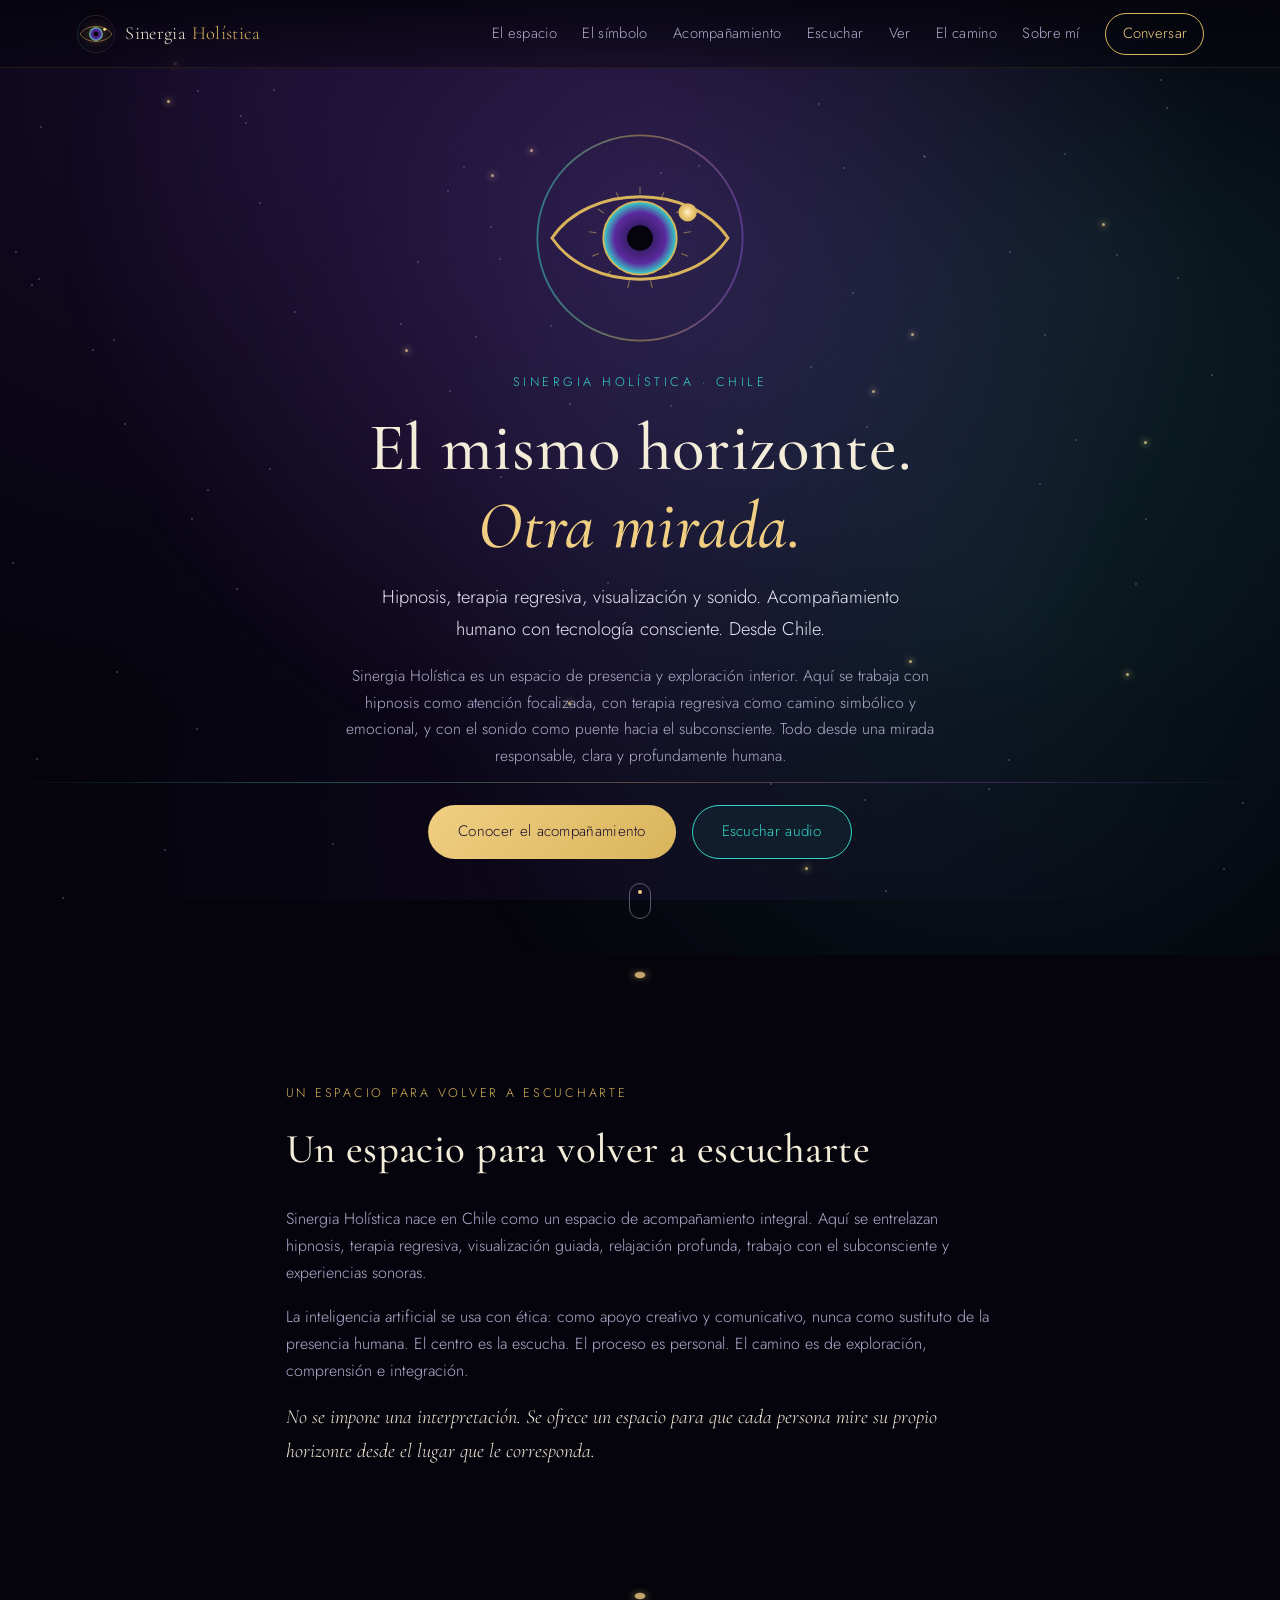
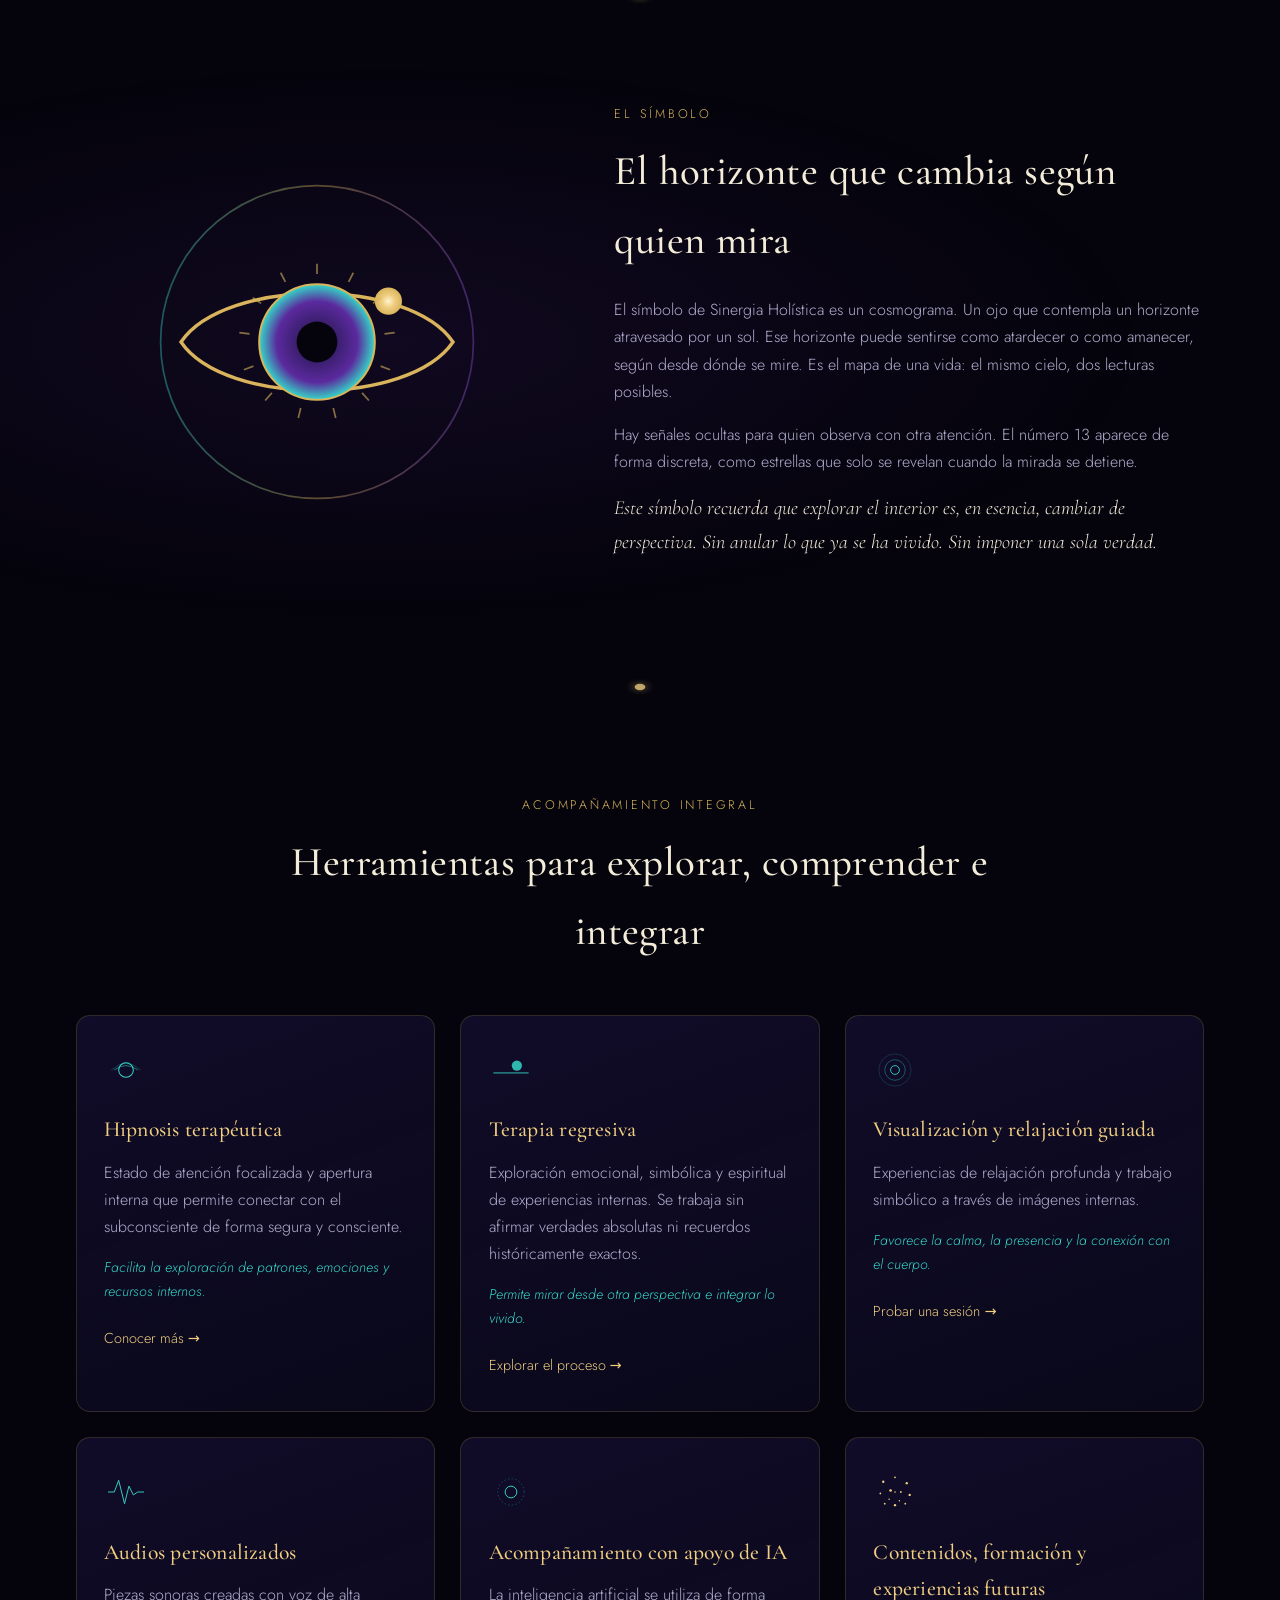
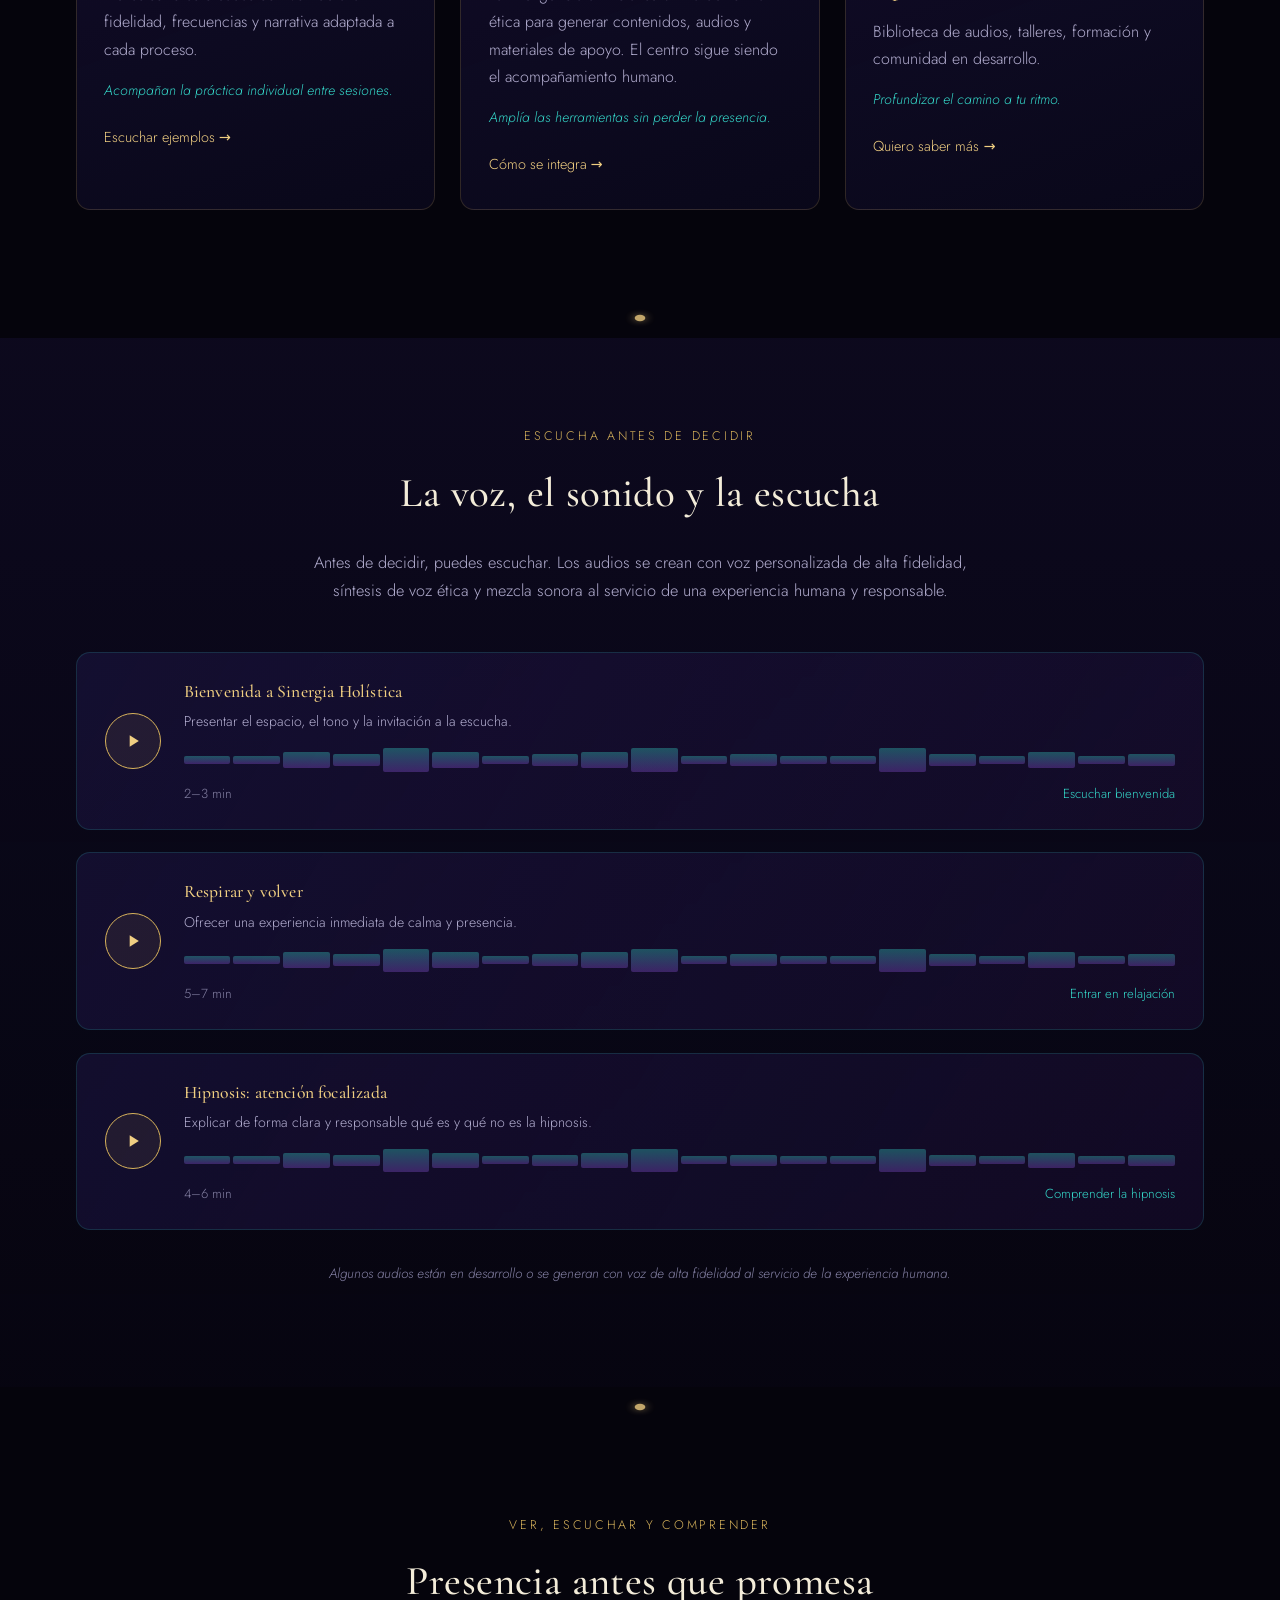
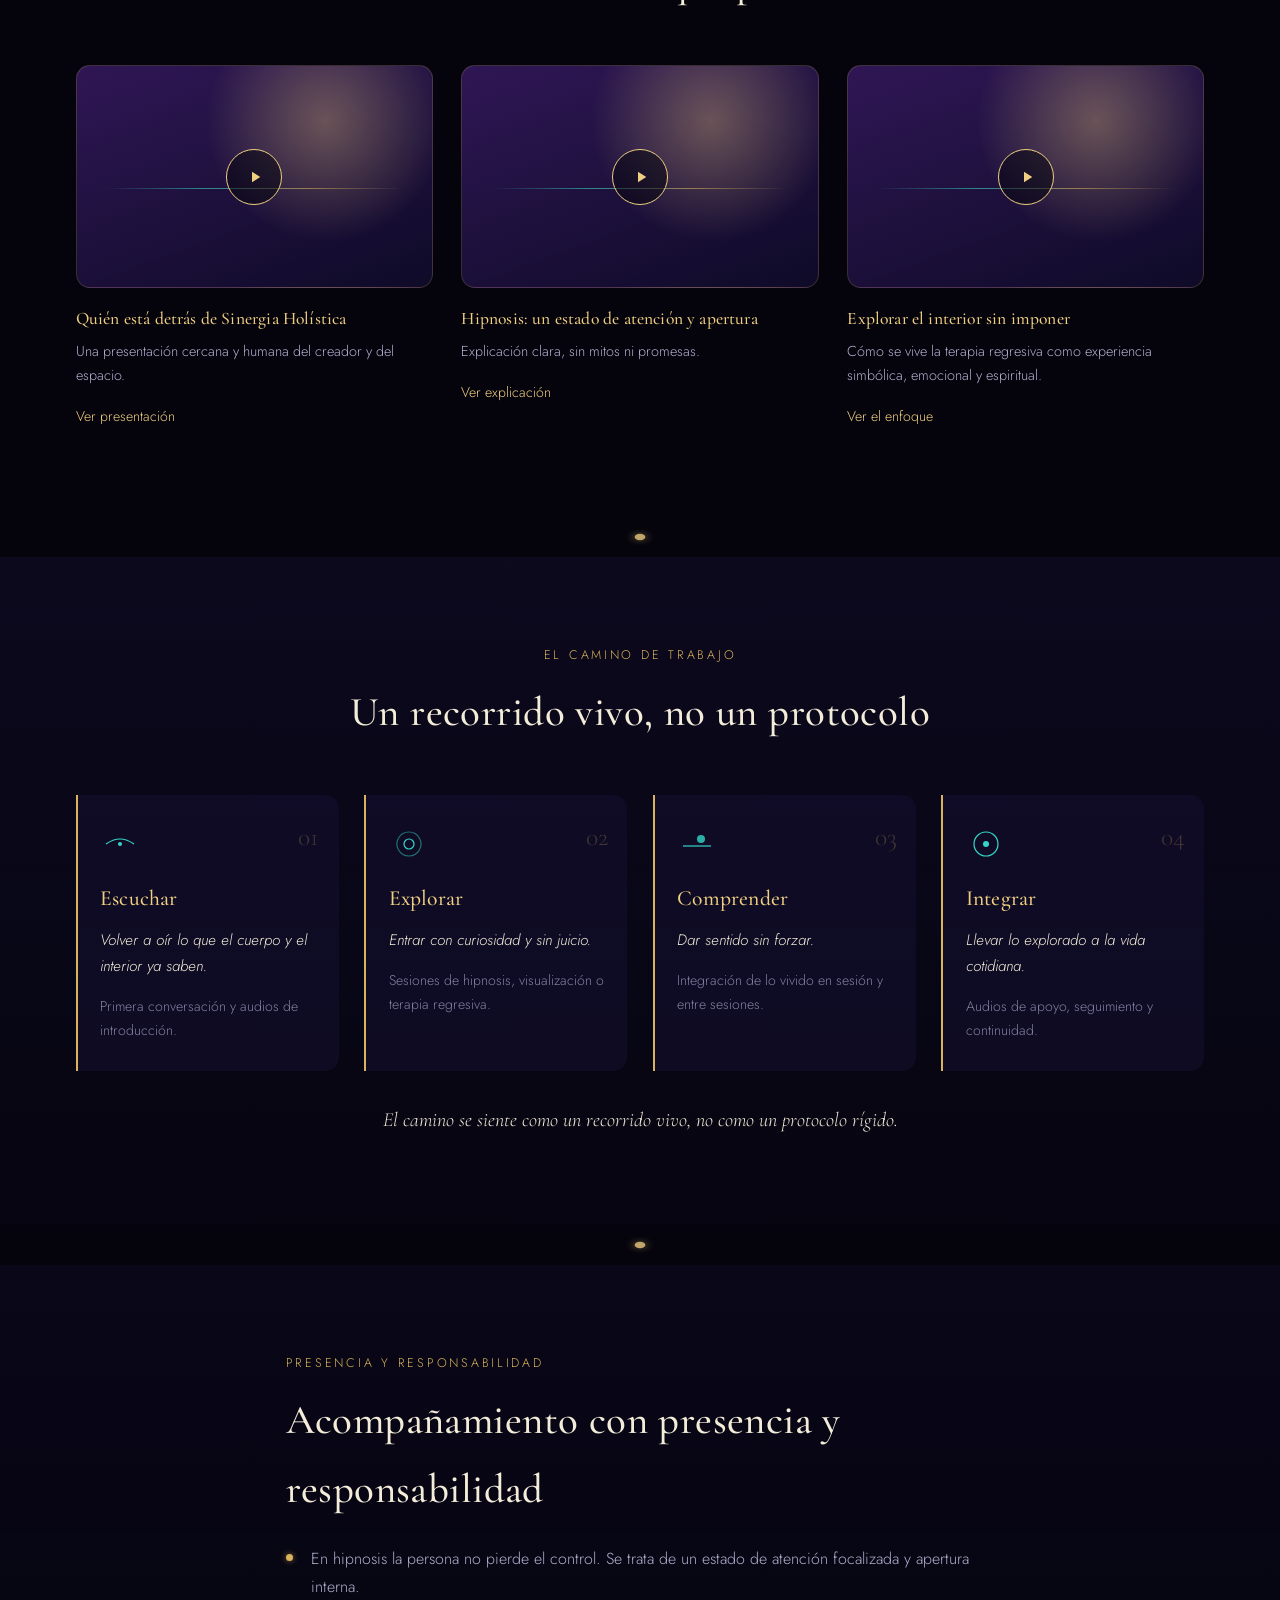
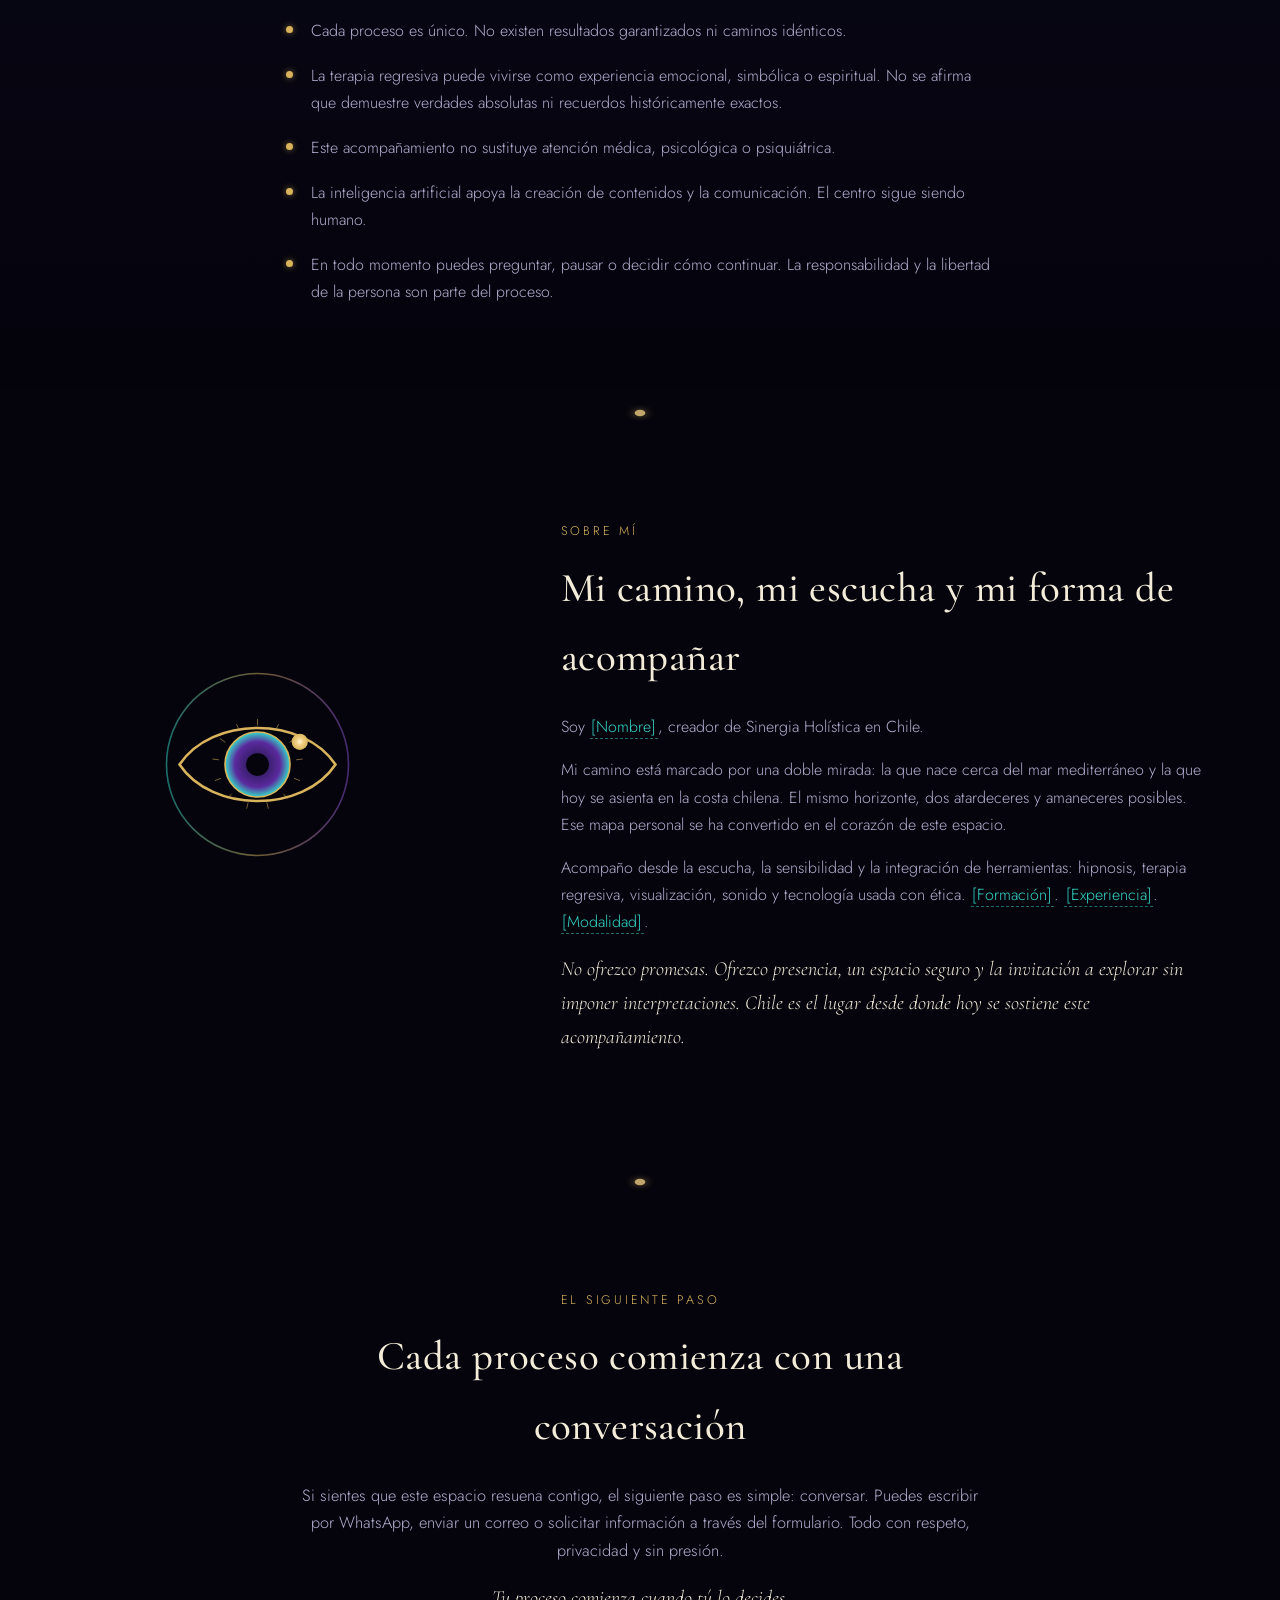
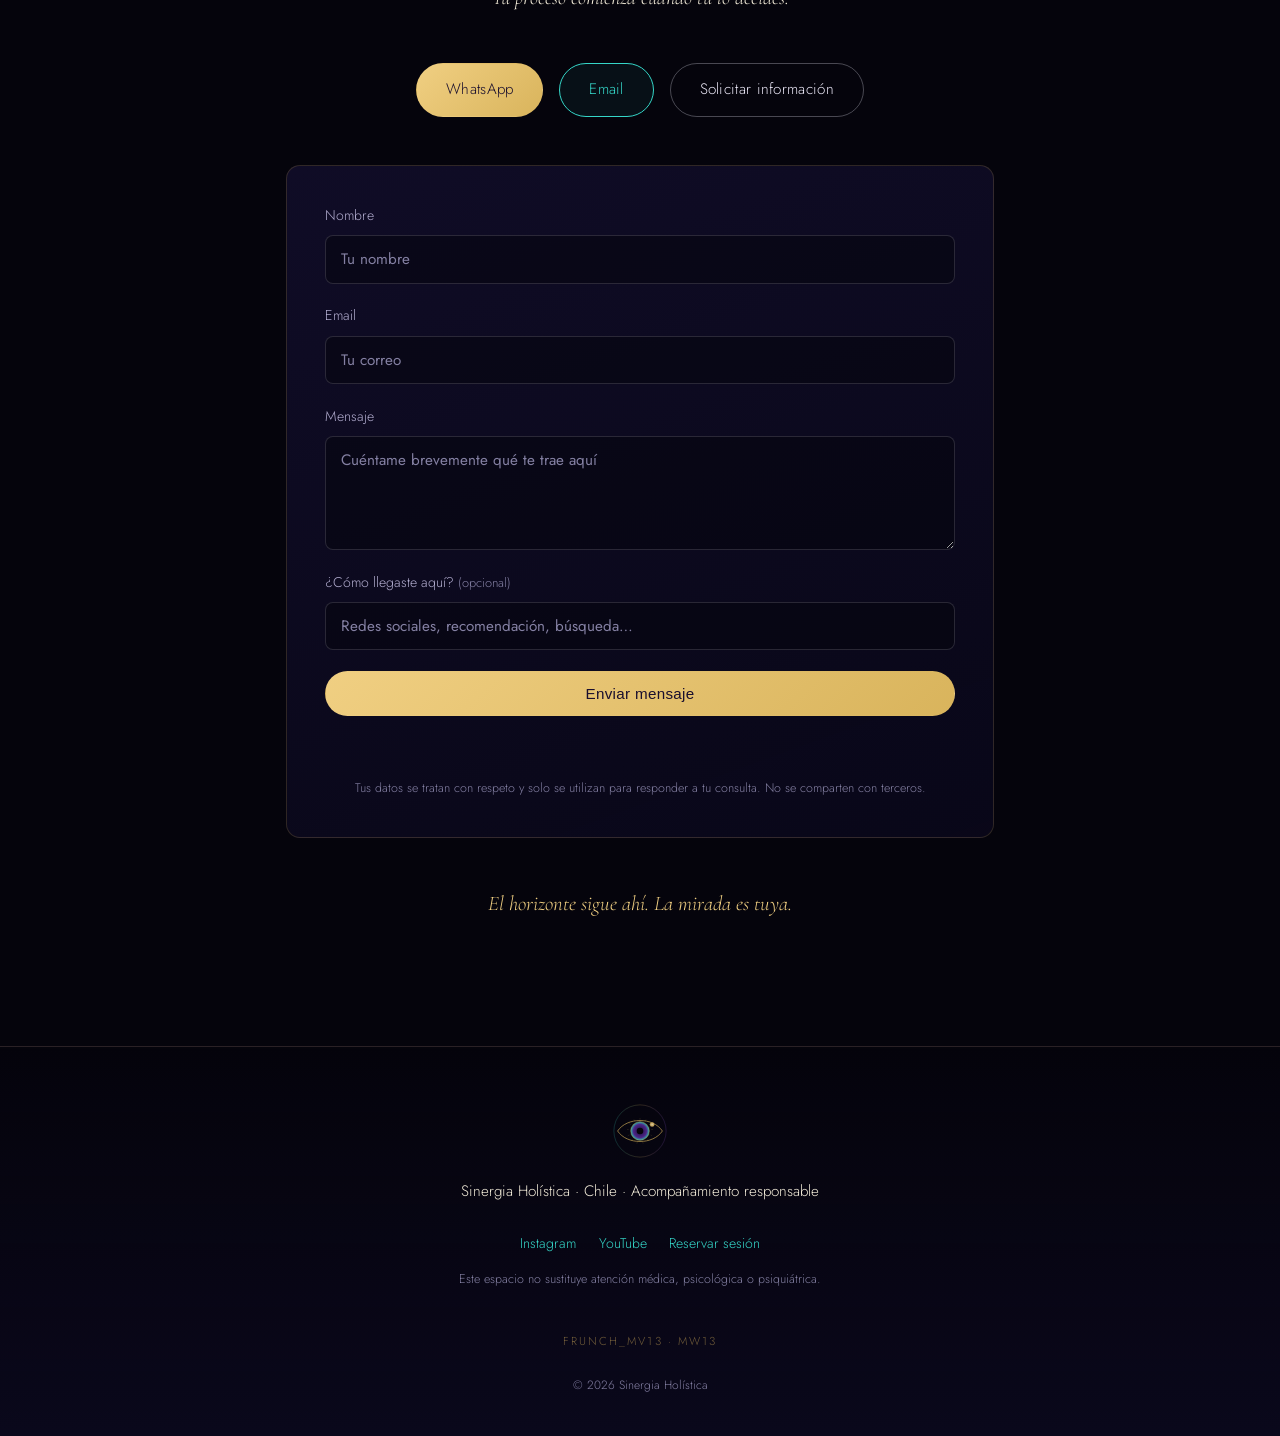
<file: index.html>
<!DOCTYPE html>
<html lang="es-CL">
<head>
<meta charset="UTF-8">
<meta name="viewport" content="width=device-width, initial-scale=1.0">
<title>Sinergia Holística | Hipnosis, Terapia Regresiva y Acompañamiento en Chile</title>
<meta name="description" content="Espacio de hipnosis, terapia regresiva, visualización y sonido con acompañamiento humano y tecnología consciente. Explora tu mundo interior con presencia y responsabilidad.">
<meta name="keywords" content="hipnosis en Chile, hipnoterapia online, terapia regresiva, terapia regresiva online, visualización guiada, audios de relajación, acompañamiento holístico, hipnosis y subconsciente, terapia regresiva simbólica, acompañamiento con IA ética, relajación profunda Chile">
<meta name="author" content="Sinergia Holística">

<meta property="og:type" content="website">
<meta property="og:title" content="Sinergia Holística | El mismo horizonte. Otra mirada.">
<meta property="og:description" content="El mismo horizonte puede ser amanecer o atardecer. Espacio de hipnosis, terapia regresiva y escucha profunda desde Chile.">
<meta property="og:locale" content="es_CL">

<meta name="theme-color" content="#05040c">
<link rel="icon" href="data:image/svg+xml,%3Csvg xmlns='http://www.w3.org/2000/svg' viewBox='0 0 100 100'%3E%3Ccircle cx='50' cy='50' r='48' fill='%2305040c'/%3E%3Ccircle cx='50' cy='50' r='22' fill='none' stroke='%23d9b45c' stroke-width='2'/%3E%3Ccircle cx='50' cy='50' r='8' fill='%2335d6c8'/%3E%3C/svg%3E" type="image/svg+xml">

<link rel="preconnect" href="https://fonts.googleapis.com">
<link rel="preconnect" href="https://fonts.gstatic.com" crossorigin>
<link href="https://fonts.googleapis.com/css2?family=Cormorant+Garamond:ital,wght@0,400;0,500;0,600;1,400&family=Jost:wght@300;400;500;600&display=swap" rel="stylesheet">

<link rel="stylesheet" href="css/styles.css">
</head>
<body>

<a class="skip-link" href="#contenido">Saltar al contenido</a>

<!-- ================= FONDO SIMBÓLICO GLOBAL ================= -->
<div class="cosmic-field" aria-hidden="true" id="cosmicField"></div>

<!-- ================= HEADER ================= -->
<header class="site-header" id="siteHeader">
  <div class="container header-inner">
    <a href="#hero" class="brand" aria-label="Sinergia Holística — inicio">
      <svg class="brand-mark" viewBox="0 0 120 120" width="40" height="40" aria-hidden="true">
        <use href="#cosmograma"></use>
      </svg>
      <span class="brand-name">Sinergia<em>Holística</em></span>
    </a>

    <nav class="main-nav" id="mainNav" aria-label="Navegación principal">
      <a href="#espacio">El espacio</a>
      <a href="#horizonte">El símbolo</a>
      <a href="#acompanamiento">Acompañamiento</a>
      <a href="#escucha">Escuchar</a>
      <a href="#ver">Ver</a>
      <a href="#camino">El camino</a>
      <a href="#sobre-mi">Sobre mí</a>
      <a href="#contacto" class="nav-cta">Conversar</a>
    </nav>

    <button class="nav-toggle" id="navToggle" aria-expanded="false" aria-controls="mainNav" aria-label="Abrir menú">
      <span></span><span></span><span></span>
    </button>
  </div>
</header>

<main id="contenido">

<!-- ================= HERO ================= -->
<section class="hero" id="hero">
  <div class="hero-glow" aria-hidden="true"></div>
  <div class="hero-horizon" aria-hidden="true"></div>

  <div class="container hero-inner">
    <svg class="hero-cosmograma breathe" viewBox="0 0 120 120" width="220" height="220" aria-hidden="true">
      <use href="#cosmograma"></use>
    </svg>

    <p class="eyebrow">Sinergia Holística · Chile</p>
    <h1 class="hero-title">El mismo horizonte.<br><span>Otra mirada.</span></h1>
    <p class="hero-subtitle">Hipnosis, terapia regresiva, visualización y sonido. Acompañamiento humano con tecnología consciente. Desde Chile.</p>
    <p class="hero-intro">Sinergia Holística es un espacio de presencia y exploración interior. Aquí se trabaja con hipnosis como atención focalizada, con terapia regresiva como camino simbólico y emocional, y con el sonido como puente hacia el subconsciente. Todo desde una mirada responsable, clara y profundamente humana.</p>

    <div class="hero-actions">
      <a href="#acompanamiento" class="btn btn-primary">Conocer el acompañamiento</a>
      <a href="#escucha" class="btn btn-secondary">Escuchar audio</a>
    </div>
  </div>

  <div class="scroll-cue" aria-hidden="true"><span></span></div>
</section>

<div class="horizon-divider" aria-hidden="true"><svg viewBox="0 0 1200 60" preserveAspectRatio="none"><line x1="0" y1="30" x2="1200" y2="30"></line><circle cx="600" cy="30" r="5"></circle></svg></div>

<!-- ================= SECCIÓN 2 ================= -->
<section class="section" id="espacio">
  <div class="container narrow reveal">
    <p class="kicker">Un espacio para volver a escucharte</p>
    <h2>Un espacio para volver a escucharte</h2>
    <p>Sinergia Holística nace en Chile como un espacio de acompañamiento integral. Aquí se entrelazan hipnosis, terapia regresiva, visualización guiada, relajación profunda, trabajo con el subconsciente y experiencias sonoras.</p>
    <p>La inteligencia artificial se usa con ética: como apoyo creativo y comunicativo, nunca como sustituto de la presencia humana. El centro es la escucha. El proceso es personal. El camino es de exploración, comprensión e integración.</p>
    <p class="lede">No se impone una interpretación. Se ofrece un espacio para que cada persona mire su propio horizonte desde el lugar que le corresponda.</p>
  </div>
</section>

<div class="horizon-divider" aria-hidden="true"><svg viewBox="0 0 1200 60" preserveAspectRatio="none"><line x1="0" y1="30" x2="1200" y2="30"></line><circle cx="600" cy="30" r="5"></circle></svg></div>

<!-- ================= SECCIÓN 3 — HORIZONTE / SÍMBOLO ================= -->
<section class="section section--symbol" id="horizonte">
  <div class="container symbol-grid">
    <div class="symbol-visual reveal" aria-hidden="true">
      <svg class="symbol-cosmograma pulse-slow" viewBox="0 0 200 200" width="100%" height="100%">
        <use href="#cosmograma-grande"></use>
      </svg>
    </div>
    <div class="symbol-text reveal">
      <p class="kicker">El símbolo</p>
      <h2>El horizonte que cambia según quien mira</h2>
      <p>El símbolo de Sinergia Holística es un cosmograma. Un ojo que contempla un horizonte atravesado por un sol. Ese horizonte puede sentirse como atardecer o como amanecer, según desde dónde se mire. Es el mapa de una vida: el mismo cielo, dos lecturas posibles.</p>
      <p>Hay señales ocultas para quien observa con otra atención. El número 13 aparece de forma discreta, como estrellas que solo se revelan cuando la mirada se detiene.</p>
      <p class="lede">Este símbolo recuerda que explorar el interior es, en esencia, cambiar de perspectiva. Sin anular lo que ya se ha vivido. Sin imponer una sola verdad.</p>
    </div>
  </div>
</section>

<div class="horizon-divider" aria-hidden="true"><svg viewBox="0 0 1200 60" preserveAspectRatio="none"><line x1="0" y1="30" x2="1200" y2="30"></line><circle cx="600" cy="30" r="5"></circle></svg></div>

<!-- ================= SECCIÓN 4 — ACOMPAÑAMIENTO INTEGRAL ================= -->
<section class="section" id="acompanamiento">
  <div class="container">
    <div class="section-head reveal">
      <p class="kicker">Acompañamiento integral</p>
      <h2>Herramientas para explorar, comprender e integrar</h2>
    </div>

    <div class="cards-grid">

      <article class="card reveal">
        <div class="card-icon" aria-hidden="true">
          <svg viewBox="0 0 60 60"><circle cx="30" cy="30" r="10" fill="none" stroke="currentColor" stroke-width="1.4"/><path d="M14 30 Q 30 18 46 30" fill="none" stroke="currentColor" stroke-width="1.2" opacity=".6"/><path d="M10 30 Q 30 12 50 30" fill="none" stroke="currentColor" stroke-width="1" opacity=".35"/></svg>
        </div>
        <h3>Hipnosis terapéutica</h3>
        <p>Estado de atención focalizada y apertura interna que permite conectar con el subconsciente de forma segura y consciente.</p>
        <p class="card-benefit">Facilita la exploración de patrones, emociones y recursos internos.</p>
        <a href="#contacto" class="card-link">Conocer más →</a>
      </article>

      <article class="card reveal">
        <div class="card-icon" aria-hidden="true">
          <svg viewBox="0 0 60 60"><line x1="6" y1="34" x2="54" y2="34" stroke="currentColor" stroke-width="1.2"/><circle cx="38" cy="24" r="7" fill="currentColor" opacity=".85"/></svg>
        </div>
        <h3>Terapia regresiva</h3>
        <p>Exploración emocional, simbólica y espiritual de experiencias internas. Se trabaja sin afirmar verdades absolutas ni recuerdos históricamente exactos.</p>
        <p class="card-benefit">Permite mirar desde otra perspectiva e integrar lo vivido.</p>
        <a href="#contacto" class="card-link">Explorar el proceso →</a>
      </article>

      <article class="card reveal">
        <div class="card-icon" aria-hidden="true">
          <svg viewBox="0 0 60 60"><circle cx="30" cy="30" r="6" fill="none" stroke="currentColor" stroke-width="1.2"/><circle cx="30" cy="30" r="14" fill="none" stroke="currentColor" stroke-width="1" opacity=".5"/><circle cx="30" cy="30" r="22" fill="none" stroke="currentColor" stroke-width=".8" opacity=".3"/></svg>
        </div>
        <h3>Visualización y relajación guiada</h3>
        <p>Experiencias de relajación profunda y trabajo simbólico a través de imágenes internas.</p>
        <p class="card-benefit">Favorece la calma, la presencia y la conexión con el cuerpo.</p>
        <a href="#contacto" class="card-link">Probar una sesión →</a>
      </article>

      <article class="card reveal">
        <div class="card-icon" aria-hidden="true">
          <svg viewBox="0 0 60 60"><path d="M6 30 L14 30 L20 14 L28 46 L34 22 L40 34 L46 30 L54 30" fill="none" stroke="currentColor" stroke-width="1.3" stroke-linecap="round" stroke-linejoin="round"/></svg>
        </div>
        <h3>Audios personalizados</h3>
        <p>Piezas sonoras creadas con voz de alta fidelidad, frecuencias y narrativa adaptada a cada proceso.</p>
        <p class="card-benefit">Acompañan la práctica individual entre sesiones.</p>
        <a href="#escucha" class="card-link">Escuchar ejemplos →</a>
      </article>

      <article class="card reveal">
        <div class="card-icon" aria-hidden="true">
          <svg viewBox="0 0 60 60"><circle cx="30" cy="30" r="18" fill="none" stroke="currentColor" stroke-width="1" opacity=".4" stroke-dasharray="2 3"/><circle cx="30" cy="30" r="8" fill="none" stroke="currentColor" stroke-width="1.3"/></svg>
        </div>
        <h3>Acompañamiento con apoyo de IA</h3>
        <p>La inteligencia artificial se utiliza de forma ética para generar contenidos, audios y materiales de apoyo. El centro sigue siendo el acompañamiento humano.</p>
        <p class="card-benefit">Amplía las herramientas sin perder la presencia.</p>
        <a href="#sobre-mi" class="card-link">Cómo se integra →</a>
      </article>

      <article class="card reveal">
        <div class="card-icon" aria-hidden="true">
          <svg viewBox="0 0 60 60" class="stars-icon">
            <circle cx="14" cy="16" r="1.6"/><circle cx="30" cy="10" r="1.2"/><circle cx="46" cy="18" r="1.6"/>
            <circle cx="10" cy="32" r="1.2"/><circle cx="24" cy="28" r="1.8"/><circle cx="38" cy="30" r="1.2"/><circle cx="50" cy="34" r="1.6"/>
            <circle cx="16" cy="46" r="1.2"/><circle cx="30" cy="48" r="1.6"/><circle cx="44" cy="46" r="1.2"/>
            <circle cx="22" cy="40" r="1"/><circle cx="36" cy="42" r="1"/><circle cx="30" cy="30" r="1"/>
          </svg>
        </div>
        <h3>Contenidos, formación y experiencias futuras</h3>
        <p>Biblioteca de audios, talleres, formación y comunidad en desarrollo.</p>
        <p class="card-benefit">Profundizar el camino a tu ritmo.</p>
        <a href="#contacto" class="card-link">Quiero saber más →</a>
      </article>

    </div>
  </div>
</section>

<div class="horizon-divider" aria-hidden="true"><svg viewBox="0 0 1200 60" preserveAspectRatio="none"><line x1="0" y1="30" x2="1200" y2="30"></line><circle cx="600" cy="30" r="5"></circle></svg></div>

<!-- ================= SECCIÓN 5 — ESCUCHA ================= -->
<section class="section section--dark" id="escucha">
  <div class="container">
    <div class="section-head reveal">
      <p class="kicker">Escucha antes de decidir</p>
      <h2>La voz, el sonido y la escucha</h2>
      <p class="section-intro">Antes de decidir, puedes escuchar. Los audios se crean con voz personalizada de alta fidelidad, síntesis de voz ética y mezcla sonora al servicio de una experiencia humana y responsable.</p>
    </div>

    <div class="audio-grid">

      <div class="audio-player reveal" data-player>
        <button class="play-btn" type="button" data-play aria-label="Reproducir Bienvenida a Sinergia Holística">
          <svg viewBox="0 0 24 24" class="icon-play"><path d="M8 5 L19 12 L8 19 Z"></path></svg>
          <svg viewBox="0 0 24 24" class="icon-pause"><rect x="6" y="5" width="4" height="14"></rect><rect x="14" y="5" width="4" height="14"></rect></svg>
        </button>
        <div class="audio-meta">
          <h3>Bienvenida a Sinergia Holística</h3>
          <p class="audio-desc">Presentar el espacio, el tono y la invitación a la escucha.</p>
          <div class="waveform" aria-hidden="true">
            <span></span><span></span><span></span><span></span><span></span><span></span><span></span><span></span><span></span><span></span><span></span><span></span><span></span><span></span><span></span><span></span><span></span><span></span><span></span><span></span>
          </div>
          <div class="audio-footline">
            <span class="audio-duration">2–3 min</span>
            <span class="audio-status" data-status>Escuchar bienvenida</span>
          </div>
        </div>
      </div>

      <div class="audio-player reveal" data-player>
        <button class="play-btn" type="button" data-play aria-label="Reproducir Respirar y volver">
          <svg viewBox="0 0 24 24" class="icon-play"><path d="M8 5 L19 12 L8 19 Z"></path></svg>
          <svg viewBox="0 0 24 24" class="icon-pause"><rect x="6" y="5" width="4" height="14"></rect><rect x="14" y="5" width="4" height="14"></rect></svg>
        </button>
        <div class="audio-meta">
          <h3>Respirar y volver</h3>
          <p class="audio-desc">Ofrecer una experiencia inmediata de calma y presencia.</p>
          <div class="waveform" aria-hidden="true">
            <span></span><span></span><span></span><span></span><span></span><span></span><span></span><span></span><span></span><span></span><span></span><span></span><span></span><span></span><span></span><span></span><span></span><span></span><span></span><span></span>
          </div>
          <div class="audio-footline">
            <span class="audio-duration">5–7 min</span>
            <span class="audio-status" data-status>Entrar en relajación</span>
          </div>
        </div>
      </div>

      <div class="audio-player reveal" data-player>
        <button class="play-btn" type="button" data-play aria-label="Reproducir Hipnosis, atención focalizada">
          <svg viewBox="0 0 24 24" class="icon-play"><path d="M8 5 L19 12 L8 19 Z"></path></svg>
          <svg viewBox="0 0 24 24" class="icon-pause"><rect x="6" y="5" width="4" height="14"></rect><rect x="14" y="5" width="4" height="14"></rect></svg>
        </button>
        <div class="audio-meta">
          <h3>Hipnosis: atención focalizada</h3>
          <p class="audio-desc">Explicar de forma clara y responsable qué es y qué no es la hipnosis.</p>
          <div class="waveform" aria-hidden="true">
            <span></span><span></span><span></span><span></span><span></span><span></span><span></span><span></span><span></span><span></span><span></span><span></span><span></span><span></span><span></span><span></span><span></span><span></span><span></span><span></span>
          </div>
          <div class="audio-footline">
            <span class="audio-duration">4–6 min</span>
            <span class="audio-status" data-status>Comprender la hipnosis</span>
          </div>
        </div>
      </div>

    </div>

    <p class="audio-notice" role="status">Algunos audios están en desarrollo o se generan con voz de alta fidelidad al servicio de la experiencia humana.</p>
  </div>
</section>

<div class="horizon-divider" aria-hidden="true"><svg viewBox="0 0 1200 60" preserveAspectRatio="none"><line x1="0" y1="30" x2="1200" y2="30"></line><circle cx="600" cy="30" r="5"></circle></svg></div>

<!-- ================= SECCIÓN 6 — VER ================= -->
<section class="section" id="ver">
  <div class="container">
    <div class="section-head reveal">
      <p class="kicker">Ver, escuchar y comprender</p>
      <h2>Presencia antes que promesa</h2>
    </div>

    <div class="video-grid">

      <article class="video-card reveal" data-video>
        <button class="video-thumb" type="button" data-video-play aria-label="Ver: Quién está detrás de Sinergia Holística">
          <span class="thumb-horizon" aria-hidden="true"></span>
          <span class="play-circle" aria-hidden="true">
            <svg viewBox="0 0 24 24"><path d="M8 5 L19 12 L8 19 Z"></path></svg>
          </span>
        </button>
        <h3>Quién está detrás de Sinergia Holística</h3>
        <p>Una presentación cercana y humana del creador y del espacio.</p>
        <span class="video-cta" data-video-status>Ver presentación</span>
      </article>

      <article class="video-card reveal" data-video>
        <button class="video-thumb" type="button" data-video-play aria-label="Ver: Hipnosis, un estado de atención y apertura">
          <span class="thumb-horizon" aria-hidden="true"></span>
          <span class="play-circle" aria-hidden="true">
            <svg viewBox="0 0 24 24"><path d="M8 5 L19 12 L8 19 Z"></path></svg>
          </span>
        </button>
        <h3>Hipnosis: un estado de atención y apertura</h3>
        <p>Explicación clara, sin mitos ni promesas.</p>
        <span class="video-cta" data-video-status>Ver explicación</span>
      </article>

      <article class="video-card reveal" data-video>
        <button class="video-thumb" type="button" data-video-play aria-label="Ver: Explorar el interior sin imponer">
          <span class="thumb-horizon" aria-hidden="true"></span>
          <span class="play-circle" aria-hidden="true">
            <svg viewBox="0 0 24 24"><path d="M8 5 L19 12 L8 19 Z"></path></svg>
          </span>
        </button>
        <h3>Explorar el interior sin imponer</h3>
        <p>Cómo se vive la terapia regresiva como experiencia simbólica, emocional y espiritual.</p>
        <span class="video-cta" data-video-status>Ver el enfoque</span>
      </article>

    </div>
  </div>
</section>

<div class="horizon-divider" aria-hidden="true"><svg viewBox="0 0 1200 60" preserveAspectRatio="none"><line x1="0" y1="30" x2="1200" y2="30"></line><circle cx="600" cy="30" r="5"></circle></svg></div>

<!-- ================= SECCIÓN 7 — EL CAMINO ================= -->
<section class="section section--dark" id="camino">
  <div class="container">
    <div class="section-head reveal">
      <p class="kicker">El camino de trabajo</p>
      <h2>Un recorrido vivo, no un protocolo</h2>
    </div>

    <ol class="timeline">
      <li class="timeline-step reveal">
        <div class="timeline-symbol" aria-hidden="true"><svg viewBox="0 0 40 40"><path d="M6 20 Q20 10 34 20" fill="none" stroke="currentColor" stroke-width="1.2"/><circle cx="20" cy="20" r="2" fill="currentColor"/></svg></div>
        <span class="timeline-index">01</span>
        <h3>Escuchar</h3>
        <p class="timeline-emotional">Volver a oír lo que el cuerpo y el interior ya saben.</p>
        <p class="timeline-practical">Primera conversación y audios de introducción.</p>
      </li>
      <li class="timeline-step reveal">
        <div class="timeline-symbol" aria-hidden="true"><svg viewBox="0 0 40 40"><path d="M20 8 A12 12 0 1 1 19.9 8" fill="none" stroke="currentColor" stroke-width="1.2" opacity=".5"/><circle cx="20" cy="20" r="5" fill="none" stroke="currentColor" stroke-width="1.2"/></svg></div>
        <span class="timeline-index">02</span>
        <h3>Explorar</h3>
        <p class="timeline-emotional">Entrar con curiosidad y sin juicio.</p>
        <p class="timeline-practical">Sesiones de hipnosis, visualización o terapia regresiva.</p>
      </li>
      <li class="timeline-step reveal">
        <div class="timeline-symbol" aria-hidden="true"><svg viewBox="0 0 40 40"><line x1="6" y1="22" x2="34" y2="22" stroke="currentColor" stroke-width="1.2"/><circle cx="24" cy="15" r="4" fill="currentColor" opacity=".8"/></svg></div>
        <span class="timeline-index">03</span>
        <h3>Comprender</h3>
        <p class="timeline-emotional">Dar sentido sin forzar.</p>
        <p class="timeline-practical">Integración de lo vivido en sesión y entre sesiones.</p>
      </li>
      <li class="timeline-step reveal">
        <div class="timeline-symbol" aria-hidden="true"><svg viewBox="0 0 40 40"><circle cx="20" cy="20" r="12" fill="none" stroke="currentColor" stroke-width="1.2"/><circle cx="20" cy="20" r="3" fill="currentColor"/></svg></div>
        <span class="timeline-index">04</span>
        <h3>Integrar</h3>
        <p class="timeline-emotional">Llevar lo explorado a la vida cotidiana.</p>
        <p class="timeline-practical">Audios de apoyo, seguimiento y continuidad.</p>
      </li>
    </ol>

    <p class="lede center reveal">El camino se siente como un recorrido vivo, no como un protocolo rígido.</p>
  </div>
</section>

<div class="horizon-divider" aria-hidden="true"><svg viewBox="0 0 1200 60" preserveAspectRatio="none"><line x1="0" y1="30" x2="1200" y2="30"></line><circle cx="600" cy="30" r="5"></circle></svg></div>

<!-- ================= SECCIÓN 8 — ÉTICA / RESPONSABILIDAD ================= -->
<section class="section section--ethics" id="responsabilidad">
  <div class="container narrow reveal">
    <p class="kicker">Presencia y responsabilidad</p>
    <h2>Acompañamiento con presencia y responsabilidad</h2>

    <ul class="ethics-list">
      <li>En hipnosis la persona no pierde el control. Se trata de un estado de atención focalizada y apertura interna.</li>
      <li>Cada proceso es único. No existen resultados garantizados ni caminos idénticos.</li>
      <li>La terapia regresiva puede vivirse como experiencia emocional, simbólica o espiritual. No se afirma que demuestre verdades absolutas ni recuerdos históricamente exactos.</li>
      <li>Este acompañamiento no sustituye atención médica, psicológica o psiquiátrica.</li>
      <li>La inteligencia artificial apoya la creación de contenidos y la comunicación. El centro sigue siendo humano.</li>
      <li>En todo momento puedes preguntar, pausar o decidir cómo continuar. La responsabilidad y la libertad de la persona son parte del proceso.</li>
    </ul>
  </div>
</section>

<div class="horizon-divider" aria-hidden="true"><svg viewBox="0 0 1200 60" preserveAspectRatio="none"><line x1="0" y1="30" x2="1200" y2="30"></line><circle cx="600" cy="30" r="5"></circle></svg></div>

<!-- ================= SECCIÓN 9 — SOBRE MÍ ================= -->
<section class="section" id="sobre-mi">
  <div class="container about-grid">
    <div class="about-visual reveal" aria-hidden="true">
      <svg class="about-cosmograma breathe" viewBox="0 0 160 160" width="100%" height="100%"><use href="#cosmograma"></use></svg>
    </div>
    <div class="about-text reveal">
      <p class="kicker">Sobre mí</p>
      <h2>Mi camino, mi escucha y mi forma de acompañar</h2>
      <p>Soy <span class="placeholder">[Nombre]</span>, creador de Sinergia Holística en Chile.</p>
      <p>Mi camino está marcado por una doble mirada: la que nace cerca del mar mediterráneo y la que hoy se asienta en la costa chilena. El mismo horizonte, dos atardeceres y amaneceres posibles. Ese mapa personal se ha convertido en el corazón de este espacio.</p>
      <p>Acompaño desde la escucha, la sensibilidad y la integración de herramientas: hipnosis, terapia regresiva, visualización, sonido y tecnología usada con ética. <span class="placeholder">[Formación]</span>. <span class="placeholder">[Experiencia]</span>. <span class="placeholder">[Modalidad]</span>.</p>
      <p class="lede">No ofrezco promesas. Ofrezco presencia, un espacio seguro y la invitación a explorar sin imponer interpretaciones. Chile es el lugar desde donde hoy se sostiene este acompañamiento.</p>
    </div>
  </div>
</section>

<div class="horizon-divider" aria-hidden="true"><svg viewBox="0 0 1200 60" preserveAspectRatio="none"><line x1="0" y1="30" x2="1200" y2="30"></line><circle cx="600" cy="30" r="5"></circle></svg></div>

<!-- ================= SECCIÓN 10 — CONTACTO ================= -->
<section class="section section--contact" id="contacto">
  <div class="container narrow">
    <div class="section-head reveal">
      <p class="kicker">El siguiente paso</p>
      <h2>Cada proceso comienza con una conversación</h2>
      <p class="section-intro">Si sientes que este espacio resuena contigo, el siguiente paso es simple: conversar. Puedes escribir por WhatsApp, enviar un correo o solicitar información a través del formulario. Todo con respeto, privacidad y sin presión.</p>
      <p class="lede">Tu proceso comienza cuando tú lo decides.</p>
    </div>

    <div class="contact-actions reveal">
      <a class="btn btn-primary" href="https://wa.me/[WhatsApp]" target="_blank" rel="noopener">WhatsApp</a>
      <a class="btn btn-secondary" href="mailto:[Email]">Email</a>
      <a class="btn btn-outline" href="#contact-form">Solicitar información</a>
    </div>

    <form class="contact-form reveal" id="contact-form" novalidate>
      <div class="field">
        <label for="name">Nombre</label>
        <input type="text" id="name" name="name" placeholder="Tu nombre" required autocomplete="name">
      </div>
      <div class="field">
        <label for="email">Email</label>
        <input type="email" id="email" name="email" placeholder="Tu correo" required autocomplete="email">
      </div>
      <div class="field">
        <label for="message">Mensaje</label>
        <textarea id="message" name="message" rows="4" placeholder="Cuéntame brevemente qué te trae aquí" required></textarea>
      </div>
      <div class="field">
        <label for="source">¿Cómo llegaste aquí? <span class="optional">(opcional)</span></label>
        <input type="text" id="source" name="source" placeholder="Redes sociales, recomendación, búsqueda…">
      </div>

      <button type="submit" class="btn btn-primary btn-block">Enviar mensaje</button>

      <p class="form-feedback" id="formFeedback" role="status" aria-live="polite"></p>

      <p class="privacy-note">Tus datos se tratan con respeto y solo se utilizan para responder a tu consulta. No se comparten con terceros.</p>
    </form>

    <p class="closing-line reveal">El horizonte sigue ahí. La mirada es tuya.</p>
  </div>
</section>

</main>

<!-- ================= FOOTER ================= -->
<footer class="site-footer">
  <div class="container footer-inner">
    <svg class="footer-cosmograma" viewBox="0 0 120 120" width="56" height="56" aria-hidden="true"><use href="#cosmograma"></use></svg>

    <p class="footer-tagline">Sinergia Holística · Chile · Acompañamiento responsable</p>

    <nav class="footer-social" aria-label="Redes sociales">
      <a href="[Redes sociales]" target="_blank" rel="noopener">Instagram</a>
      <a href="[Redes sociales]" target="_blank" rel="noopener">YouTube</a>
      <a href="[Enlace de reserva]" target="_blank" rel="noopener">Reservar sesión</a>
    </nav>

    <p class="footer-ethics">Este espacio no sustituye atención médica, psicológica o psiquiátrica.</p>

    <p class="footer-code">Frunch_MV13 · MW13</p>
    <p class="footer-copy">© <span id="year"></span> Sinergia Holística</p>
  </div>
</footer>

<!-- ================= TOAST ================= -->
<div class="toast" id="toast" role="status" aria-live="polite"></div>

<!-- ================= SVG SYMBOL DEFS (cosmograma) ================= -->
<svg width="0" height="0" style="position:absolute" aria-hidden="true">
  <defs>
    <radialGradient id="sunGradient" cx="50%" cy="50%" r="50%">
      <stop offset="0%" stop-color="#fff3d2"/>
      <stop offset="45%" stop-color="#f0cf82"/>
      <stop offset="100%" stop-color="#d9b45c"/>
    </radialGradient>
    <linearGradient id="horizonGradient" x1="0%" y1="0%" x2="100%" y2="0%">
      <stop offset="0%" stop-color="#35d6c8"/>
      <stop offset="50%" stop-color="#d9b45c"/>
      <stop offset="100%" stop-color="#8a4fd6"/>
    </linearGradient>
    <radialGradient id="irisGradient" cx="50%" cy="50%" r="50%">
      <stop offset="0%" stop-color="#1b1440"/>
      <stop offset="70%" stop-color="#5b2a9e"/>
      <stop offset="100%" stop-color="#35d6c8"/>
    </radialGradient>

    <!-- Cosmograma pequeño (header, hero, footer) -->
    <g id="cosmograma">
      <circle cx="60" cy="60" r="56" fill="none" stroke="url(#horizonGradient)" stroke-width="1" opacity=".5"/>
      <path id="eyeShape" d="M12 60 C 32 30, 88 30, 108 60 C 88 90, 32 90, 12 60 Z" fill="none" stroke="#d9b45c" stroke-width="1.6"/>
      <circle cx="60" cy="60" r="20" fill="url(#irisGradient)" stroke="#d9b45c" stroke-width="1"/>
      <circle cx="60" cy="60" r="7" fill="#05040c"/>
      <circle class="sun-point" cx="86" cy="46" r="5" fill="url(#sunGradient)"/>
      <line x1="18" y1="60" x2="102" y2="60" stroke="url(#horizonGradient)" stroke-width="1" opacity=".65"/>
      <g class="thirteen-ticks" stroke="#d9b45c" stroke-width=".6" opacity=".55">
        <!-- 13 marcas discretas alrededor del iris -->
      </g>
    </g>

    <!-- Cosmograma grande (sección símbolo) con las 13 marcas -->
    <g id="cosmograma-grande">
      <circle cx="100" cy="100" r="92" fill="none" stroke="url(#horizonGradient)" stroke-width="1" opacity=".4"/>
      <path d="M20 100 C 46 62, 154 62, 180 100 C 154 138, 46 138, 20 100 Z" fill="none" stroke="#d9b45c" stroke-width="2"/>
      <circle cx="100" cy="100" r="34" fill="url(#irisGradient)" stroke="#d9b45c" stroke-width="1.2"/>
      <circle cx="100" cy="100" r="12" fill="#05040c"/>
      <circle class="sun-point" cx="142" cy="76" r="8" fill="url(#sunGradient)"/>
      <line x1="26" y1="100" x2="174" y2="100" stroke="url(#horizonGradient)" stroke-width="1.2" opacity=".7"/>
      <g class="thirteen-ring" stroke="#d9b45c" stroke-width="1" opacity=".6"></g>
    </g>
  </defs>
</svg>

<script src="js/main.js"></script>
</body>
</html>
</file>
<file: css/styles.css>
/* =========================================================
   SINERGIA HOLÍSTICA — Landing Page
   Paleta: negro cósmico / índigo / violeta / dorado / turquesa
   ========================================================= */

:root{
  --c-black: #05040c;
  --c-black-2: #0a0918;
  --c-indigo-deep: #100c2b;
  --c-indigo: #1b1440;
  --c-violet: #5b2a9e;
  --c-violet-light: #8a4fd6;
  --c-gold: #d9b45c;
  --c-gold-bright: #f0cf82;
  --c-turquoise: #35d6c8;
  --c-cream: #f3ecd9;
  --c-text: #e9e6f5;
  --c-text-dim: #b3aed0;
  --c-text-mute: #8480a3;

  --font-display: 'Cormorant Garamond', Georgia, serif;
  --font-body: 'Jost', 'Segoe UI', system-ui, sans-serif;

  --radius: 14px;
  --container: 1180px;
  --ease: cubic-bezier(.4,0,.2,1);
}

*, *::before, *::after{ box-sizing: border-box; }

html{ scroll-behavior: smooth; }

body{
  margin: 0;
  background: var(--c-black);
  color: var(--c-text);
  font-family: var(--font-body);
  font-weight: 300;
  line-height: 1.7;
  -webkit-font-smoothing: antialiased;
  overflow-x: hidden;
}

@media (prefers-reduced-motion: reduce){
  html{ scroll-behavior: auto; }
  *{ animation-duration: .01ms !important; animation-iteration-count: 1 !important; transition-duration: .01ms !important; }
}

h1,h2,h3{
  font-family: var(--font-display);
  font-weight: 500;
  color: var(--c-cream);
  margin: 0 0 .5em;
  letter-spacing: .01em;
}

h2{ font-size: clamp(1.9rem, 3.2vw, 2.7rem); }
h3{ font-size: 1.35rem; color: var(--c-gold-bright); }

p{ margin: 0 0 1em; color: var(--c-text-dim); }

a{ color: var(--c-turquoise); text-decoration: none; }

img, svg{ display: block; max-width: 100%; }

.skip-link{
  position: absolute; left: -999px; top: 0;
  background: var(--c-gold); color: #10061f; padding: .6em 1em; z-index: 999;
}
.skip-link:focus{ left: 1em; top: 1em; }

.container{
  width: 100%;
  max-width: var(--container);
  margin: 0 auto;
  padding: 0 1.6rem;
}
.container.narrow{ max-width: 760px; }

.placeholder{
  color: var(--c-turquoise);
  border-bottom: 1px dashed rgba(53,214,200,.5);
  padding: 0 .1em;
}

/* ============ FONDO CÓSMICO GLOBAL ============ */
.cosmic-field{
  position: fixed;
  inset: 0;
  z-index: 0;
  pointer-events: none;
  background:
    radial-gradient(ellipse at 20% 10%, rgba(90,42,158,.18), transparent 55%),
    radial-gradient(ellipse at 85% 30%, rgba(53,214,200,.08), transparent 50%),
    radial-gradient(ellipse at 50% 90%, rgba(90,42,158,.12), transparent 60%),
    var(--c-black);
}
.cosmic-field .star{
  position: absolute;
  width: 2px; height: 2px;
  border-radius: 50%;
  background: var(--c-text-dim);
  opacity: .35;
  animation: twinkle 6s ease-in-out infinite;
}
.cosmic-field .star.gold13{
  background: var(--c-gold-bright);
  box-shadow: 0 0 6px 1px rgba(240,207,130,.7);
  width: 3px; height: 3px;
  opacity: .8;
}

@keyframes twinkle{
  0%, 100%{ opacity: .2; transform: scale(1); }
  50%{ opacity: .9; transform: scale(1.4); }
}

/* ============ HEADER ============ */
.site-header{
  position: fixed;
  top: 0; left: 0; right: 0;
  z-index: 100;
  backdrop-filter: blur(10px);
  background: linear-gradient(to bottom, rgba(5,4,12,.85), rgba(5,4,12,.4));
  border-bottom: 1px solid rgba(217,180,92,.12);
  transition: background .3s var(--ease);
}
.header-inner{
  display: flex;
  align-items: center;
  justify-content: space-between;
  padding-top: .8rem;
  padding-bottom: .8rem;
}
.brand{
  display: flex;
  align-items: center;
  gap: .6rem;
}
.brand-mark{ filter: drop-shadow(0 0 6px rgba(217,180,92,.35)); }
.brand-name{
  font-family: var(--font-display);
  font-size: 1.15rem;
  color: var(--c-cream);
  letter-spacing: .02em;
}
.brand-name em{
  font-style: normal;
  color: var(--c-gold);
  margin-left: .3em;
}

.main-nav{
  display: flex;
  align-items: center;
  gap: 1.6rem;
}
.main-nav a{
  color: var(--c-text-dim);
  font-size: .92rem;
  letter-spacing: .02em;
  transition: color .25s var(--ease);
  white-space: nowrap;
}
.main-nav a:hover{ color: var(--c-gold-bright); }
.nav-cta{
  border: 1px solid var(--c-gold);
  padding: .5em 1.1em;
  border-radius: 999px;
  color: var(--c-gold-bright) !important;
}
.nav-cta:hover{
  background: var(--c-gold);
  color: #10061f !important;
}

.nav-toggle{
  display: none;
  flex-direction: column;
  gap: 5px;
  background: none;
  border: none;
  cursor: pointer;
  padding: .4rem;
}
.nav-toggle span{
  width: 24px; height: 1.5px;
  background: var(--c-gold-bright);
  transition: transform .3s var(--ease), opacity .3s var(--ease);
}

/* ============ BUTTONS ============ */
.btn{
  display: inline-flex;
  align-items: center;
  justify-content: center;
  padding: .85em 1.9em;
  border-radius: 999px;
  font-size: .95rem;
  letter-spacing: .02em;
  cursor: pointer;
  transition: all .3s var(--ease);
  border: 1px solid transparent;
}
.btn-primary{
  background: linear-gradient(135deg, var(--c-gold-bright), var(--c-gold));
  color: #1a0f2e;
  box-shadow: 0 0 0 rgba(217,180,92,0);
}
.btn-primary:hover{
  box-shadow: 0 0 26px rgba(217,180,92,.45);
  transform: translateY(-1px);
}
.btn-secondary{
  border-color: var(--c-turquoise);
  color: var(--c-turquoise);
  background: rgba(53,214,200,.06);
}
.btn-secondary:hover{
  background: rgba(53,214,200,.14);
  box-shadow: 0 0 22px rgba(53,214,200,.25);
}
.btn-outline{
  border-color: rgba(233,230,245,.3);
  color: var(--c-text);
}
.btn-outline:hover{
  border-color: var(--c-violet-light);
  color: var(--c-violet-light);
}
.btn-block{ width: 100%; }

/* ============ HERO ============ */
.hero{
  position: relative;
  min-height: 100vh;
  display: flex;
  align-items: center;
  justify-content: center;
  text-align: center;
  padding: 8rem 0 6rem;
  overflow: hidden;
}
.hero-glow{
  position: absolute;
  inset: -20%;
  background:
    radial-gradient(circle at 50% 30%, rgba(138,79,214,.25), transparent 45%),
    radial-gradient(circle at 70% 60%, rgba(53,214,200,.1), transparent 40%);
  z-index: 0;
  animation: driftGlow 18s ease-in-out infinite alternate;
}
@keyframes driftGlow{
  0%{ transform: translate(0,0) scale(1); }
  100%{ transform: translate(2%, -2%) scale(1.06); }
}
.hero-horizon{
  position: absolute;
  left: 0; right: 0; bottom: 18%;
  height: 1px;
  background: linear-gradient(90deg, transparent, var(--c-turquoise), var(--c-gold), var(--c-violet-light), transparent);
  opacity: .35;
  z-index: 0;
}
.hero-inner{
  position: relative;
  z-index: 1;
  max-width: 760px;
}
.hero-cosmograma{ margin: 0 auto 1.5rem; }
.eyebrow{
  text-transform: uppercase;
  letter-spacing: .28em;
  font-size: .78rem;
  color: var(--c-turquoise);
  margin-bottom: 1rem;
}
.hero-title{
  font-size: clamp(2.4rem, 6vw, 4.2rem);
  line-height: 1.15;
  margin-bottom: 1.1rem;
}
.hero-title span{
  color: var(--c-gold-bright);
  font-style: italic;
}
.hero-subtitle{
  font-size: 1.15rem;
  color: var(--c-text);
  max-width: 560px;
  margin: 0 auto 1.2rem;
}
.hero-intro{
  font-size: .98rem;
  color: var(--c-text-dim);
  max-width: 600px;
  margin: 0 auto 2.2rem;
}
.hero-actions{
  display: flex;
  gap: 1rem;
  justify-content: center;
  flex-wrap: wrap;
}

.scroll-cue{
  position: absolute;
  bottom: 2.2rem; left: 50%;
  transform: translateX(-50%);
  width: 22px; height: 36px;
  border: 1px solid rgba(233,230,245,.35);
  border-radius: 20px;
  z-index: 1;
}
.scroll-cue span{
  position: absolute;
  top: 6px; left: 50%;
  width: 4px; height: 4px;
  margin-left: -2px;
  background: var(--c-gold-bright);
  border-radius: 50%;
  animation: scrollCue 2.2s ease-in-out infinite;
}
@keyframes scrollCue{
  0%{ top: 6px; opacity: 1; }
  70%{ opacity: .3; }
  100%{ top: 22px; opacity: 0; }
}

/* breathing / pulse microanimations */
.breathe{ animation: breathe 7s ease-in-out infinite; }
@keyframes breathe{
  0%, 100%{ transform: scale(1); filter: drop-shadow(0 0 10px rgba(217,180,92,.25)); }
  50%{ transform: scale(1.035); filter: drop-shadow(0 0 22px rgba(217,180,92,.4)); }
}
.pulse-slow{ animation: pulseSlow 9s ease-in-out infinite; }
@keyframes pulseSlow{
  0%, 100%{ filter: drop-shadow(0 0 12px rgba(53,214,200,.15)); }
  50%{ filter: drop-shadow(0 0 30px rgba(138,79,214,.35)); }
}
.sun-point{ animation: sunFlicker 5s ease-in-out infinite; }
@keyframes sunFlicker{
  0%, 100%{ opacity: 1; }
  50%{ opacity: .75; }
}

/* ============ HORIZON DIVIDER ============ */
.horizon-divider{
  position: relative;
  z-index: 1;
  line-height: 0;
}
.horizon-divider svg{
  width: 100%;
  height: 40px;
  display: block;
}
.horizon-divider line{
  stroke: url(#horizonGradient);
  stroke-width: 1;
  opacity: .4;
}
.horizon-divider circle{
  fill: var(--c-gold-bright);
  opacity: .8;
  filter: drop-shadow(0 0 5px rgba(240,207,130,.7));
}

/* ============ SECTIONS ============ */
.section{
  position: relative;
  z-index: 1;
  padding: 5.5rem 0;
  scroll-margin-top: 84px;
}
.section--dark{ background: linear-gradient(180deg, rgba(27,20,64,.35), rgba(16,12,43,.15)); }
.section--symbol{ background: radial-gradient(ellipse at 30% 50%, rgba(90,42,158,.14), transparent 60%); }
.section--ethics{ background: linear-gradient(180deg, rgba(16,12,43,.4), transparent); }
.section--contact{ padding-bottom: 6.5rem; }

.kicker{
  text-transform: uppercase;
  letter-spacing: .22em;
  font-size: .78rem;
  color: var(--c-gold);
  margin-bottom: .7rem;
}
.lede{
  font-family: var(--font-display);
  font-style: italic;
  font-size: 1.25rem;
  color: var(--c-cream);
}
.lede.center{ text-align: center; max-width: 620px; margin: 2rem auto 0; }

.section-head{
  max-width: 700px;
  margin: 0 auto 3rem;
  text-align: center;
}
.section-intro{ font-size: 1.02rem; }

/* reveal-on-scroll
   Se oculta solo si el JS está activo (.js en <html>): si el JS falla,
   todo el contenido sigue siendo visible y legible. */
.js .reveal{
  opacity: 0;
  transform: translateY(24px);
  transition: opacity .8s var(--ease), transform .8s var(--ease);
}
.reveal.is-visible{
  opacity: 1;
  transform: translateY(0);
}

/* ============ SYMBOL SECTION ============ */
.symbol-grid{
  display: grid;
  grid-template-columns: .9fr 1.1fr;
  gap: 3.5rem;
  align-items: center;
}
.symbol-visual{
  display: flex;
  justify-content: center;
}
.symbol-cosmograma{ max-width: 340px; }

/* ============ CARDS ============ */
.cards-grid{
  display: grid;
  grid-template-columns: repeat(3, 1fr);
  gap: 1.6rem;
}
.card{
  background: linear-gradient(160deg, rgba(27,20,64,.55), rgba(16,12,43,.45));
  border: 1px solid rgba(217,180,92,.18);
  border-radius: var(--radius);
  padding: 2rem 1.7rem;
  transition: transform .35s var(--ease), border-color .35s var(--ease), box-shadow .35s var(--ease);
}
.card:hover{
  transform: translateY(-4px);
  border-color: rgba(53,214,200,.4);
  box-shadow: 0 12px 30px rgba(0,0,0,.35);
}
.card-icon{
  width: 44px; height: 44px;
  color: var(--c-turquoise);
  margin-bottom: 1.2rem;
}
.card-icon svg{ width: 100%; height: 100%; }
.card-icon.stars-icon, .stars-icon{ fill: var(--c-gold-bright); }
.card-benefit{
  font-size: .88rem;
  color: var(--c-turquoise);
  font-style: italic;
}
.card-link{
  display: inline-block;
  margin-top: .5rem;
  font-size: .9rem;
  color: var(--c-gold-bright);
  border-bottom: 1px solid transparent;
  transition: border-color .25s var(--ease);
}
.card-link:hover{ border-color: var(--c-gold-bright); }

/* ============ AUDIO PLAYERS ============ */
.audio-grid{
  display: grid;
  gap: 1.4rem;
}
.audio-player{
  display: flex;
  gap: 1.4rem;
  align-items: center;
  background: linear-gradient(120deg, rgba(27,20,64,.6), rgba(90,42,158,.12));
  border: 1px solid rgba(53,214,200,.16);
  border-radius: var(--radius);
  padding: 1.5rem 1.8rem;
}
.play-btn{
  flex: 0 0 auto;
  width: 56px; height: 56px;
  border-radius: 50%;
  border: 1px solid var(--c-gold);
  background: rgba(217,180,92,.08);
  color: var(--c-gold-bright);
  cursor: pointer;
  display: flex;
  align-items: center;
  justify-content: center;
  transition: box-shadow .3s var(--ease), background .3s var(--ease);
  position: relative;
}
.play-btn svg{ width: 20px; height: 20px; fill: currentColor; }
.play-btn .icon-pause{ display: none; }
.play-btn.is-playing .icon-play{ display: none; }
.play-btn.is-playing .icon-pause{ display: block; }
.play-btn:hover{ box-shadow: 0 0 20px rgba(217,180,92,.4); }
.play-btn.is-playing{ background: var(--c-gold); color: #1a0f2e; box-shadow: 0 0 26px rgba(217,180,92,.55); }

.audio-meta{ flex: 1; min-width: 0; }
.audio-meta h3{ margin-bottom: .2rem; font-size: 1.1rem; }
.audio-desc{ font-size: .88rem; margin-bottom: .8rem; }

.waveform{
  display: flex;
  align-items: center;
  gap: 3px;
  height: 26px;
  margin-bottom: .6rem;
}
.waveform span{
  flex: 1;
  background: linear-gradient(180deg, var(--c-turquoise), var(--c-violet-light));
  opacity: .35;
  border-radius: 2px;
  height: 30%;
  transition: opacity .3s var(--ease);
}
.waveform span:nth-child(3n){ height: 60%; }
.waveform span:nth-child(5n){ height: 90%; }
.waveform span:nth-child(4n){ height: 45%; }
.audio-player.is-playing .waveform span{
  opacity: .9;
  animation: wavePulse 1.1s ease-in-out infinite;
}
.audio-player.is-playing .waveform span:nth-child(2n){ animation-delay: .15s; }
.audio-player.is-playing .waveform span:nth-child(3n){ animation-delay: .3s; }
.audio-player.is-playing .waveform span:nth-child(5n){ animation-delay: .45s; }
@keyframes wavePulse{
  0%, 100%{ transform: scaleY(.6); }
  50%{ transform: scaleY(1.15); }
}

.audio-footline{
  display: flex;
  justify-content: space-between;
  font-size: .82rem;
  color: var(--c-text-mute);
}
.audio-status{ color: var(--c-turquoise); }

.audio-notice{
  text-align: center;
  font-size: .85rem;
  color: var(--c-text-mute);
  margin-top: 2rem;
  font-style: italic;
}

/* ============ VIDEO ============ */
.video-grid{
  display: grid;
  grid-template-columns: repeat(3, 1fr);
  gap: 1.8rem;
}
.video-card h3{ font-size: 1.1rem; margin-bottom: .3rem; }
.video-card p{ font-size: .9rem; }
.video-thumb{
  position: relative;
  width: 100%;
  aspect-ratio: 16/10;
  border-radius: var(--radius);
  border: 1px solid rgba(217,180,92,.2);
  background:
    radial-gradient(circle at 70% 25%, rgba(240,207,130,.35), transparent 40%),
    linear-gradient(160deg, rgba(90,42,158,.5), rgba(16,12,43,.9));
  cursor: pointer;
  overflow: hidden;
  padding: 0;
  margin-bottom: 1rem;
  transition: transform .35s var(--ease);
}
.video-thumb:hover{ transform: scale(1.02); }
.thumb-horizon{
  position: absolute;
  left: 8%; right: 8%; top: 55%;
  height: 1px;
  background: linear-gradient(90deg, transparent, var(--c-turquoise), var(--c-gold), transparent);
  opacity: .6;
}
.play-circle{
  position: absolute;
  top: 50%; left: 50%;
  transform: translate(-50%,-50%);
  width: 56px; height: 56px;
  border-radius: 50%;
  border: 1px solid var(--c-gold-bright);
  background: rgba(5,4,12,.5);
  display: flex; align-items: center; justify-content: center;
}
.play-circle svg{ width: 18px; height: 18px; fill: var(--c-gold-bright); margin-left: 2px; }
.video-cta{
  font-size: .88rem;
  color: var(--c-gold-bright);
}

/* ============ TIMELINE ============ */
.timeline{
  list-style: none;
  margin: 0 0 1rem;
  padding: 0;
  display: grid;
  grid-template-columns: repeat(4, 1fr);
  gap: 1.6rem;
  counter-reset: step;
}
.timeline-step{
  position: relative;
  padding: 1.8rem 1.4rem;
  background: rgba(27,20,64,.35);
  border-left: 2px solid var(--c-gold);
  border-radius: 0 var(--radius) var(--radius) 0;
}
.timeline-symbol{
  width: 40px; height: 40px;
  color: var(--c-turquoise);
  margin-bottom: 1rem;
}
.timeline-index{
  position: absolute;
  top: 1.2rem; right: 1.2rem;
  font-family: var(--font-display);
  font-size: 1.6rem;
  color: rgba(217,180,92,.25);
}
.timeline-emotional{ font-style: italic; color: var(--c-cream); font-size: .95rem; }
.timeline-practical{ font-size: .88rem; color: var(--c-text-mute); margin-bottom: 0; }

/* ============ ETHICS ============ */
.ethics-list{
  list-style: none;
  margin: 0;
  padding: 0;
  display: flex;
  flex-direction: column;
  gap: 1.1rem;
}
.ethics-list li{
  position: relative;
  padding-left: 1.6rem;
  color: var(--c-text-dim);
  font-size: 1rem;
}
.ethics-list li::before{
  content: '';
  position: absolute;
  left: 0; top: .55em;
  width: 7px; height: 7px;
  border-radius: 50%;
  background: var(--c-gold);
  box-shadow: 0 0 6px rgba(217,180,92,.6);
}

/* ============ ABOUT ============ */
.about-grid{
  display: grid;
  grid-template-columns: .8fr 1.2fr;
  gap: 3.5rem;
  align-items: center;
}
.about-visual{ display: flex; justify-content: center; }
.about-cosmograma{ max-width: 260px; }

/* ============ CONTACT ============ */
.contact-actions{
  display: flex;
  gap: 1rem;
  justify-content: center;
  flex-wrap: wrap;
  margin-bottom: 3rem;
}
.contact-form{
  background: linear-gradient(160deg, rgba(27,20,64,.5), rgba(16,12,43,.4));
  border: 1px solid rgba(217,180,92,.18);
  border-radius: var(--radius);
  padding: 2.4rem;
  display: flex;
  flex-direction: column;
  gap: 1.3rem;
}
.field{ display: flex; flex-direction: column; gap: .45rem; }
.field label{ font-size: .88rem; color: var(--c-text-dim); }
.field .optional{ color: var(--c-text-mute); font-size: .8rem; }
.field input, .field textarea{
  background: rgba(5,4,12,.5);
  border: 1px solid rgba(233,230,245,.15);
  border-radius: 8px;
  padding: .8em 1em;
  color: var(--c-text);
  font-family: var(--font-body);
  font-size: .95rem;
  resize: vertical;
  transition: border-color .25s var(--ease), box-shadow .25s var(--ease);
}
.field input:focus, .field textarea:focus{
  outline: none;
  border-color: var(--c-gold);
  box-shadow: 0 0 0 3px rgba(217,180,92,.15);
}
.field input::placeholder, .field textarea::placeholder{ color: var(--c-text-mute); }

.form-feedback{
  min-height: 1.4em;
  font-size: .9rem;
  text-align: center;
  margin: 0;
}
.form-feedback.success{ color: var(--c-turquoise); }
.form-feedback.error{ color: #e08a8a; }

.privacy-note{
  font-size: .78rem;
  color: var(--c-text-mute);
  text-align: center;
  margin: 0;
}

.closing-line{
  text-align: center;
  font-family: var(--font-display);
  font-style: italic;
  font-size: 1.3rem;
  color: var(--c-gold-bright);
  margin-top: 3rem;
}

/* ============ FOOTER ============ */
.site-footer{
  position: relative;
  z-index: 1;
  border-top: 1px solid rgba(217,180,92,.15);
  padding: 3.5rem 0 2.5rem;
  text-align: center;
  background: linear-gradient(180deg, transparent, rgba(16,12,43,.5));
}
.footer-inner{ display: flex; flex-direction: column; align-items: center; gap: .8rem; }
.footer-cosmograma{ opacity: .85; margin-bottom: .4rem; }
.footer-tagline{ color: var(--c-cream); font-size: .95rem; }
.footer-social{ display: flex; gap: 1.4rem; font-size: .88rem; }
.footer-ethics{ font-size: .78rem; color: var(--c-text-mute); max-width: 420px; }
.footer-code{
  font-size: .72rem;
  letter-spacing: .18em;
  color: rgba(217,180,92,.5);
  text-transform: uppercase;
  margin-top: 1rem;
}
.footer-copy{ font-size: .75rem; color: var(--c-text-mute); margin: 0; }

/* ============ TOAST ============ */
.toast{
  position: fixed;
  bottom: 1.6rem;
  left: 50%;
  transform: translateX(-50%) translateY(20px);
  background: rgba(16,12,43,.95);
  border: 1px solid var(--c-gold);
  color: var(--c-cream);
  padding: .8em 1.6em;
  border-radius: 999px;
  font-size: .88rem;
  z-index: 999;
  opacity: 0;
  pointer-events: none;
  transition: opacity .35s var(--ease), transform .35s var(--ease);
  box-shadow: 0 10px 30px rgba(0,0,0,.4);
}
.toast.is-visible{
  opacity: 1;
  transform: translateX(-50%) translateY(0);
}

/* ============ RESPONSIVE ============ */
@media (max-width: 980px){
  .main-nav{
    position: fixed;
    top: 0; right: 0;
    height: 100vh;
    width: min(320px, 80vw);
    background: var(--c-indigo-deep);
    flex-direction: column;
    align-items: flex-start;
    justify-content: center;
    gap: 1.6rem;
    padding: 2rem;
    transform: translateX(100%);
    transition: transform .35s var(--ease);
    border-left: 1px solid rgba(217,180,92,.2);
  }
  .main-nav.is-open{ transform: translateX(0); }
  .nav-toggle{ display: flex; }

  .symbol-grid, .about-grid{ grid-template-columns: 1fr; text-align: center; }
  .about-visual, .symbol-visual{ order: -1; }

  .cards-grid{ grid-template-columns: repeat(2, 1fr); }
  .video-grid{ grid-template-columns: 1fr; }
  .timeline{ grid-template-columns: repeat(2, 1fr); }
}

@media (max-width: 640px){
  .cards-grid{ grid-template-columns: 1fr; }
  .timeline{ grid-template-columns: 1fr; }
  .audio-player{ flex-direction: column; align-items: flex-start; }
  .contact-form{ padding: 1.6rem; }
  .hero{ padding-top: 7rem; }
}
</file>
